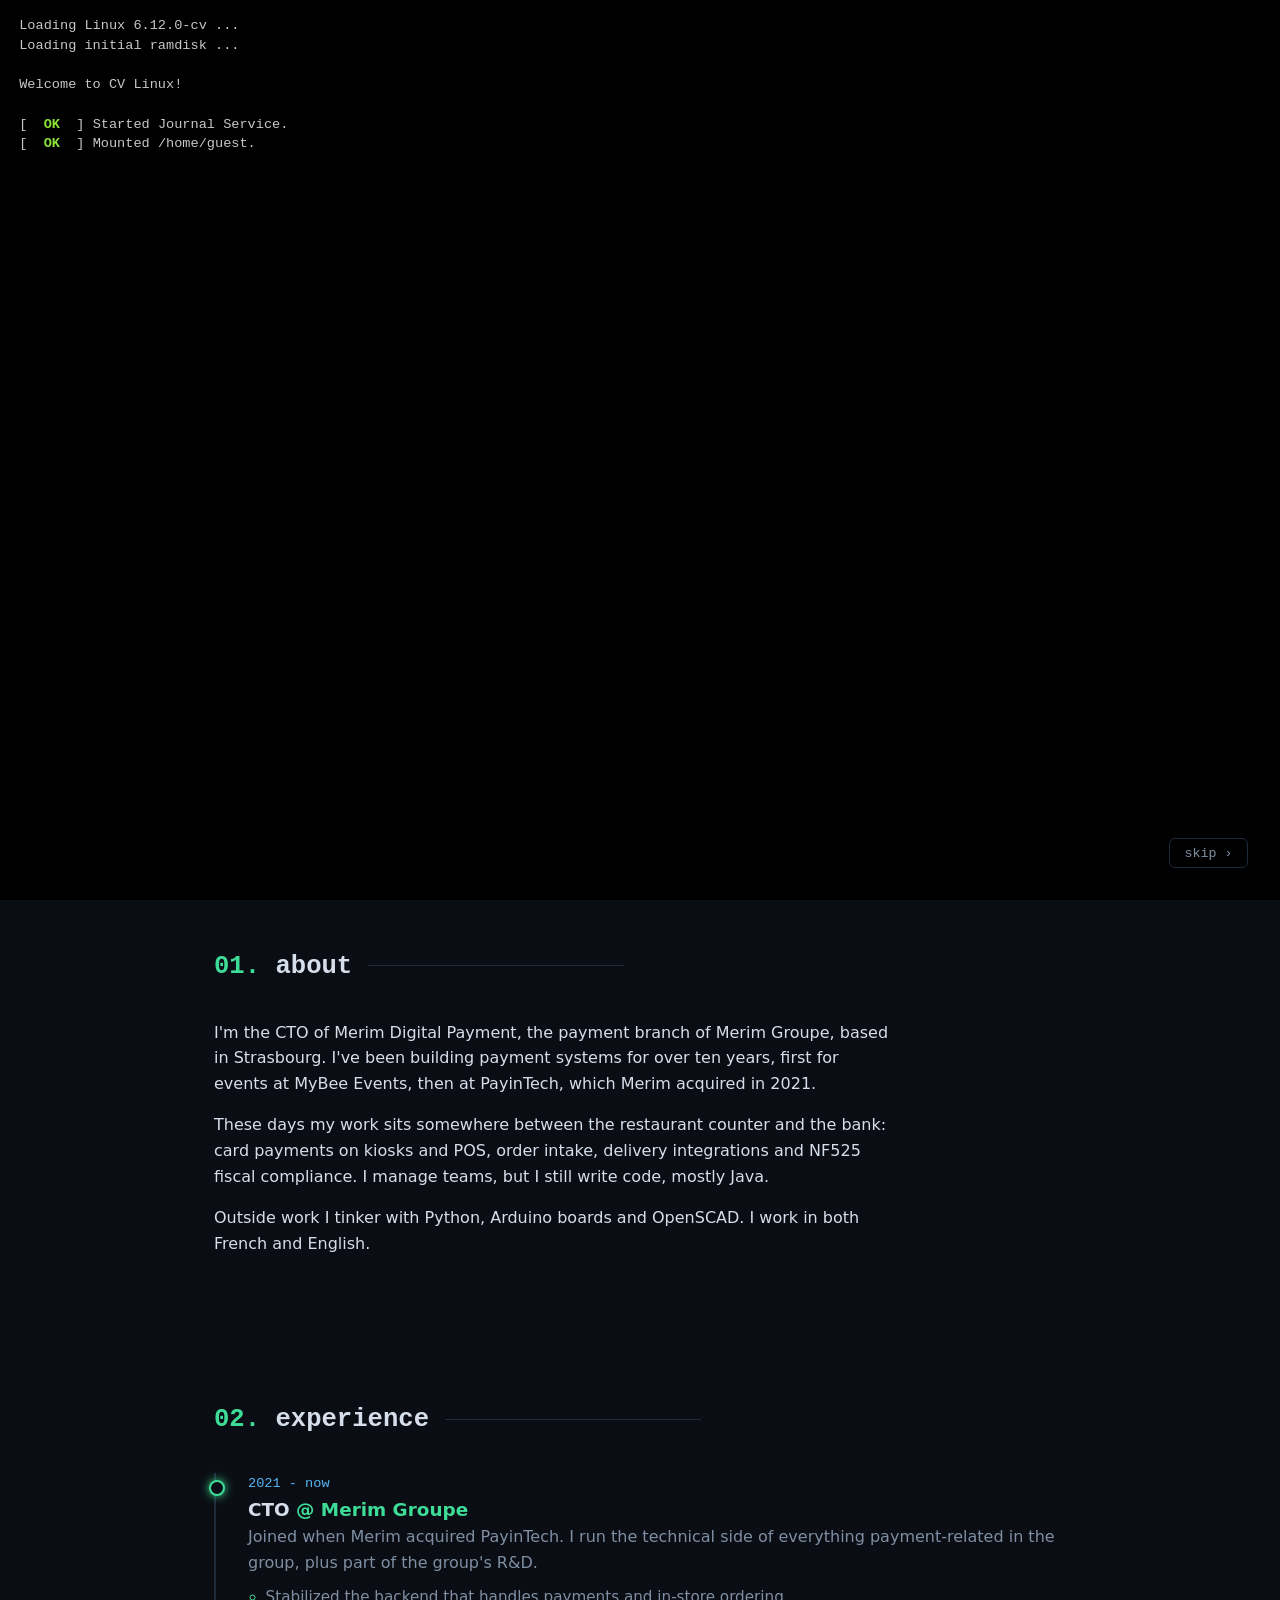
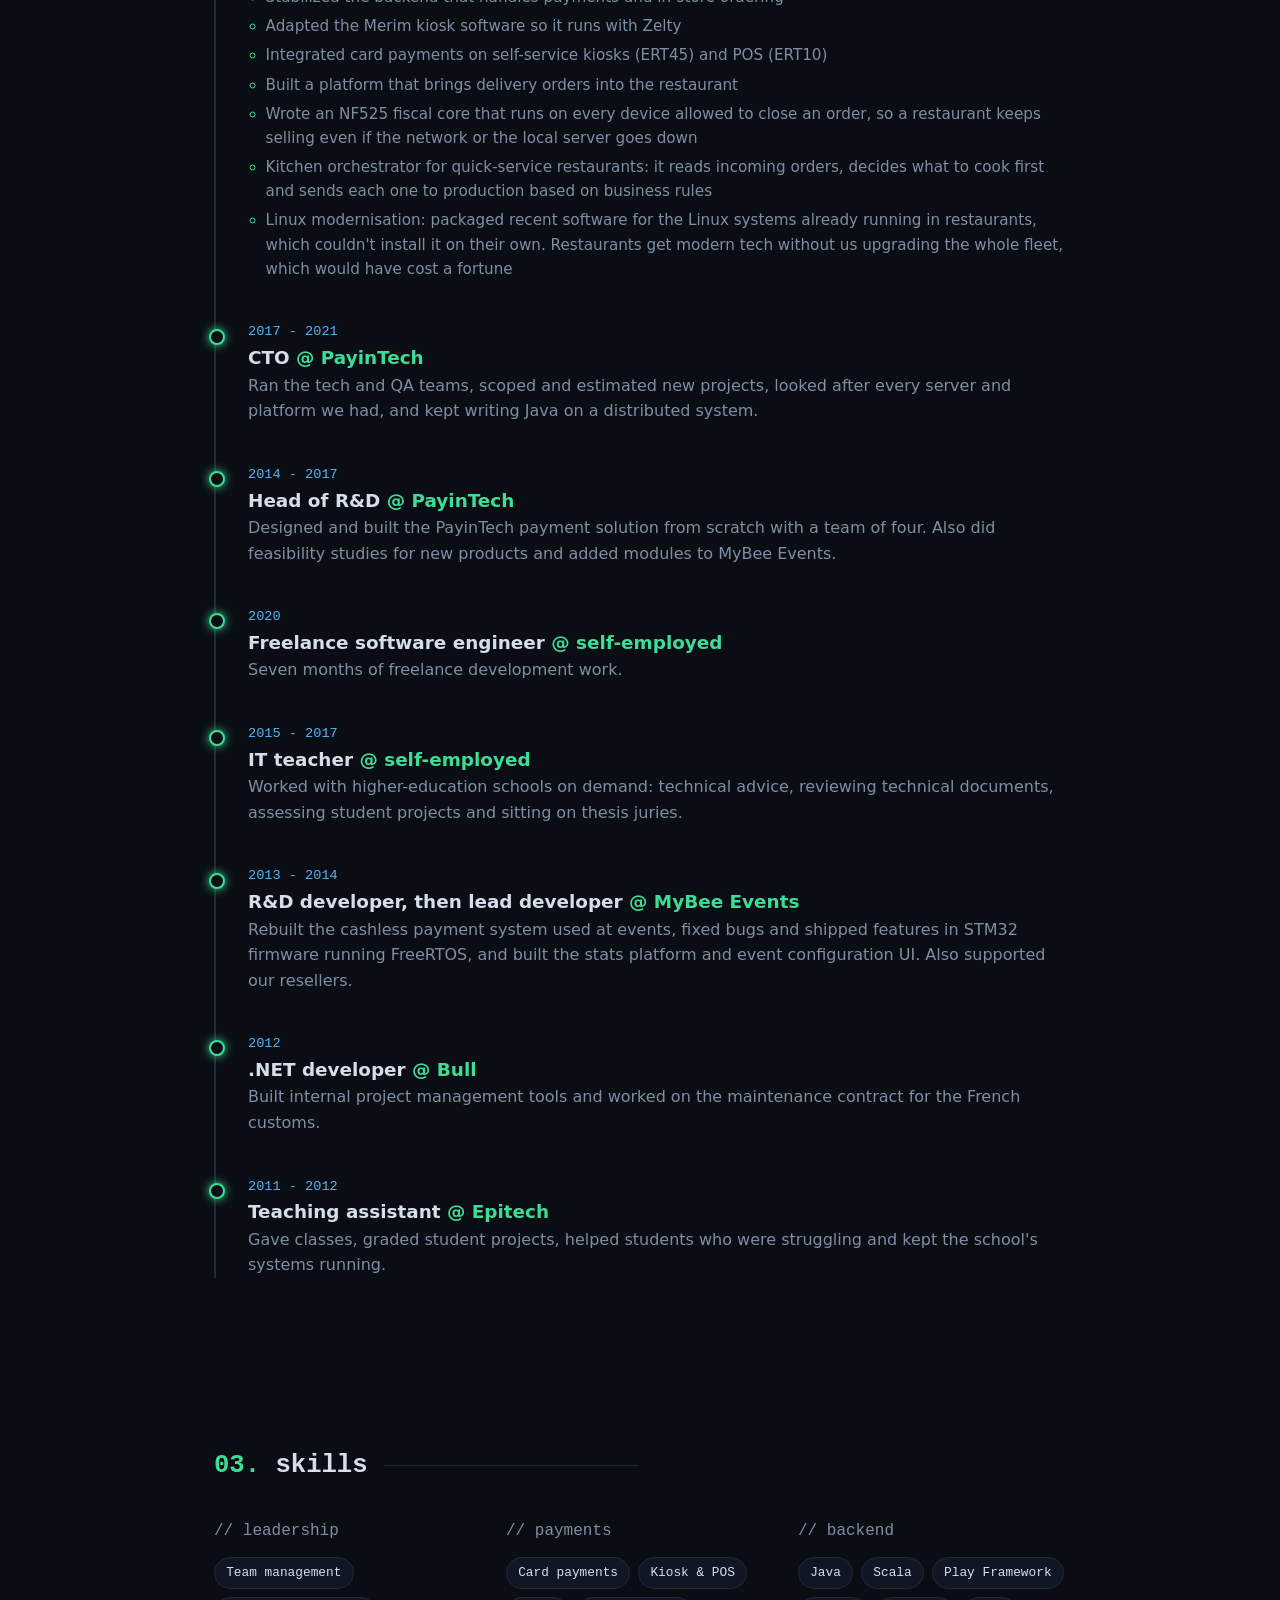
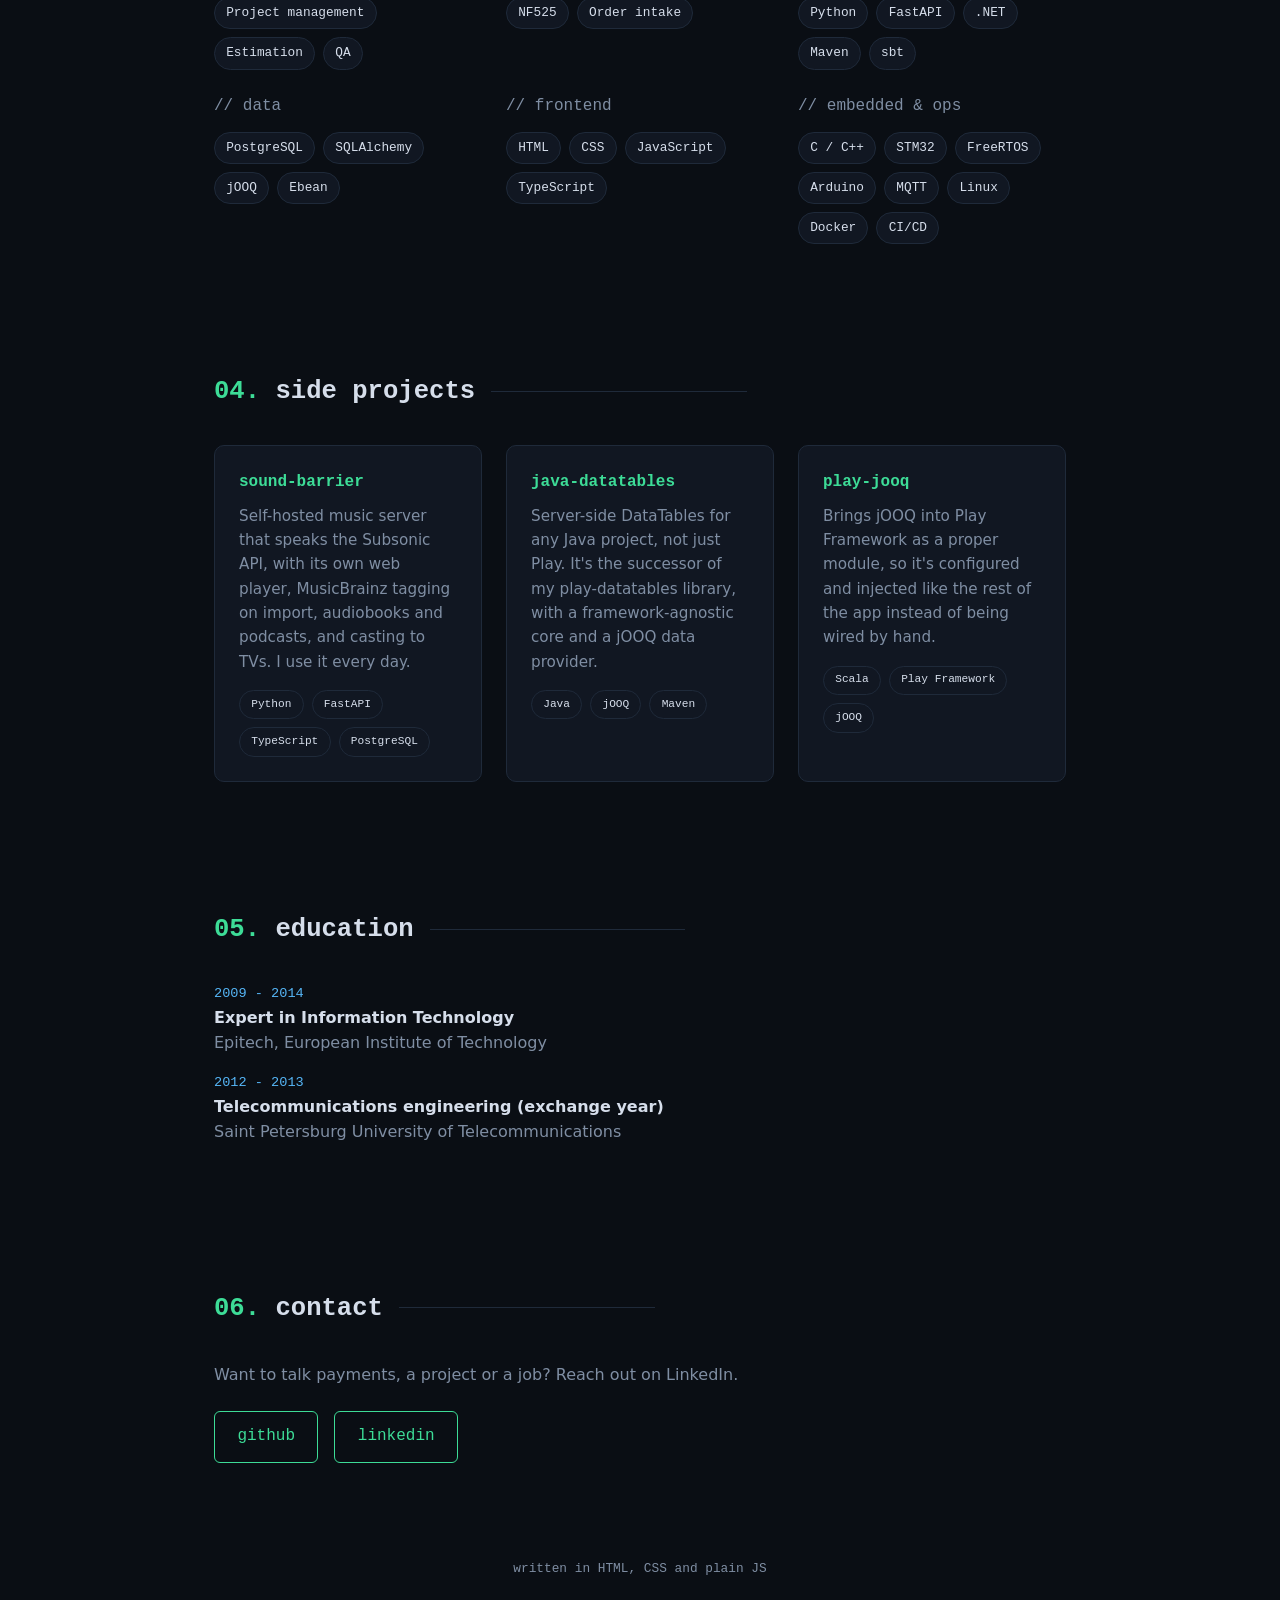
<file: index.html>
<!DOCTYPE html>
<html lang="en">
<head>
  <meta charset="UTF-8" />
  <meta name="viewport" content="width=device-width, initial-scale=1.0" />
  <title>Pierre Adam | CTO, payment systems</title>
  <meta name="description" content="Pierre Adam, CTO based in Strasbourg. I build payment and ordering systems that keep working when the network doesn't." />
  <link rel="canonical" href="https://www.pierre-adam.fr/" />
  <meta name="theme-color" content="#0a0e14" />

  <!-- Link previews (LinkedIn, Slack, WhatsApp, X...) -->
  <meta property="og:type" content="profile" />
  <meta property="og:site_name" content="Pierre Adam" />
  <meta property="og:title" content="Pierre Adam | CTO, payment systems" />
  <meta property="og:description" content="I build payment and ordering systems that keep working when the network doesn't." />
  <meta property="og:url" content="https://www.pierre-adam.fr/" />
  <meta property="og:image" content="https://www.pierre-adam.fr/og-image.png" />
  <meta property="og:image:width" content="1200" />
  <meta property="og:image:height" content="630" />
  <meta property="og:image:alt" content="Pierre Adam, CTO and payment systems engineer" />
  <meta property="og:locale" content="en_US" />
  <meta property="og:locale:alternate" content="fr_FR" />
  <meta property="profile:first_name" content="Pierre" />
  <meta property="profile:last_name" content="Adam" />
  <meta name="twitter:card" content="summary_large_image" />

  <link rel="icon" href="favicon.svg" type="image/svg+xml" />
  <link rel="apple-touch-icon" href="favicon-180.png" />
  <link rel="stylesheet" href="style.css" />
</head>
<body>
  <!-- Terminal intro -->
  <div id="intro" aria-hidden="true">
    <pre id="boot"></pre>
    <div class="term off">
      <div class="term-bar"><em>guest@pierreadam: ~</em><div class="win-btns"><button class="win-min" aria-label="Minimize"><svg viewBox="0 0 10 10"><path d="M2 5h6"/></svg></button><button class="win-max" aria-label="Maximize"><svg viewBox="0 0 10 10"><rect x="2" y="2" width="6" height="6"/></svg></button><button class="win-close" aria-label="Close"><svg viewBox="0 0 10 10"><path d="M2.5 2.5l5 5M7.5 2.5l-5 5"/></svg></button></div></div>
      <pre id="intro-text"></pre>
    </div>
    <button id="skip" data-i18n="skip"></button>
  </div>

  <canvas id="bg"></canvas>

  <!-- Konami CRT mode: pixelate the page and make the picture jitter now and then -->
  <svg class="crt-defs" aria-hidden="true" width="0" height="0">
    <filter id="crt" x="0" y="0" width="100%" height="100%" color-interpolation-filters="sRGB">
      <feFlood x="0" y="0" width="1" height="1" />
      <feComposite width="2" height="2" />
      <feTile result="grid" />
      <feComposite in="SourceGraphic" in2="grid" operator="in" />
      <feMorphology operator="dilate" radius="1" />
      <feOffset dx="0" dy="0">
        <animate attributeName="dx" dur="3.7s" repeatCount="indefinite" calcMode="discrete"
          values="0;0;0;0;0;0;0;0;0;0;0;0;0;0;0;0;0;0;0;0;0;0;0;0;0;0;0;0;0;0;0;0;0;0;0;0;0;1;-2;2;-1;0;0;0;0;0;0;0;0;0;0;0;0;0;1;0" />
        <animate attributeName="dy" dur="3.7s" repeatCount="indefinite" calcMode="discrete"
          values="0;0;0;0;0;0;0;0;0;0;0;0;0;0;0;0;0;0;0;0;0;0;0;0;0;0;0;0;0;0;0;0;0;0;0;0;0;-1;1;0;2;0;0;0;0;0;0;0;0;0;0;0;0;0;0;0" />
      </feOffset>
    </filter>
    <!-- same jitter, no pixelation: for the console, so its small text stays readable -->
    <filter id="crt-soft" x="0" y="0" width="100%" height="100%">
      <feOffset dx="0" dy="0">
        <animate attributeName="dx" dur="3.7s" repeatCount="indefinite" calcMode="discrete"
          values="0;0;0;0;0;0;0;0;0;0;0;0;0;0;0;0;0;0;0;0;0;0;0;0;0;0;0;0;0;0;0;0;0;0;0;0;0;1;-2;2;-1;0;0;0;0;0;0;0;0;0;0;0;0;0;1;0" />
        <animate attributeName="dy" dur="3.7s" repeatCount="indefinite" calcMode="discrete"
          values="0;0;0;0;0;0;0;0;0;0;0;0;0;0;0;0;0;0;0;0;0;0;0;0;0;0;0;0;0;0;0;0;0;0;0;0;0;-1;1;0;2;0;0;0;0;0;0;0;0;0;0;0;0;0;0;0" />
      </feOffset>
    </filter>
  </svg>

  <header class="nav">
    <a href="#top" class="logo">&gt;_ <span id="logo-name"></span></a>
    <button class="nav-toggle" aria-label="Menu" aria-expanded="false" aria-controls="menu"><span></span><span></span><span></span></button>
    <nav id="menu">
      <a href="#about" data-i18n="nav.about"></a>
      <a href="#experience" data-i18n="nav.experience"></a>
      <a href="#skills" data-i18n="nav.skills"></a>
      <a href="#projects" data-i18n="nav.projects"></a>
      <a href="#contact" data-i18n="nav.contact"></a>
    </nav>
    <div class="lang-switch" role="group" aria-label="Language">
      <button data-lang="en">EN</button><span>/</span><button data-lang="fr">FR</button>
    </div>
  </header>

  <main id="top">
    <section class="hero">
      <p class="mono accent">$ whoami</p>
      <h1 id="name"></h1>
      <h2 class="typed mono"><span id="role"></span><span class="caret">█</span></h2>
      <p id="print-role" class="print-only"></p>
      <p id="pitch" class="muted"></p>
      <p id="print-meta" class="print-only"></p>
      <div class="cta">
        <a href="#projects" class="btn" data-i18n="viewProjects"></a>
        <a id="pdf" href="#" class="btn ghost" data-i18n="download"></a>
      </div>
      <p class="hint mono muted" data-i18n-html="hint"></p>
    </section>

    <section id="about" class="reveal">
      <h3><span class="accent">01.</span> <span data-i18n="sections.about"></span></h3>
      <div id="about-text" class="about"></div>
    </section>

    <section id="experience" class="reveal">
      <h3><span class="accent">02.</span> <span data-i18n="sections.experience"></span></h3>
      <ol id="timeline" class="timeline"></ol>
    </section>

    <section id="skills" class="reveal">
      <h3><span class="accent">03.</span> <span data-i18n="sections.skills"></span></h3>
      <div id="skills-grid" class="skills"></div>
    </section>

    <section id="projects" class="reveal">
      <h3><span class="accent">04.</span> <span data-i18n="sections.projects"></span></h3>
      <div id="projects-grid" class="cards"></div>
    </section>

    <section id="education" class="reveal">
      <h3><span class="accent">05.</span> <span data-i18n="sections.education"></span></h3>
      <ul id="edu" class="edu"></ul>
    </section>

    <section id="contact" class="reveal">
      <h3><span class="accent">06.</span> <span data-i18n="sections.contact"></span></h3>
      <p class="muted" data-i18n="contactText"></p>
      <div id="links" class="cta"></div>
    </section>
  </main>

  <footer class="mono muted" data-i18n="footer"></footer>

  <!-- Easter-egg terminal -->
  <div id="console" class="term hidden">
    <div class="term-bar"><em>guest@pierreadam: ~</em><div class="win-btns"><button class="win-min" aria-label="Minimize"><svg viewBox="0 0 10 10"><path d="M2 5h6"/></svg></button><button class="win-max" aria-label="Maximize"><svg viewBox="0 0 10 10"><rect x="2" y="2" width="6" height="6"/></svg></button><button class="win-close" aria-label="Close"><svg viewBox="0 0 10 10"><path d="M2.5 2.5l5 5M7.5 2.5l-5 5"/></svg></button></div></div>
    <div id="console-out"></div>
    <div class="console-line"><span class="prompt"><b>guest@pierreadam</b>:<i>~</i>$</span><input id="console-in" autocomplete="off" spellcheck="false" /></div>
  </div>

  <script src="data.js"></script>
  <script src="games.js"></script>
  <script src="main.js"></script>
  <!-- optional plug-ins: delete a line (and its file) to remove the feature -->
  <script src="themes.js"></script>
  <script src="modem.js"></script>
  <script src="extras.js"></script>
</body>
</html>
</file>
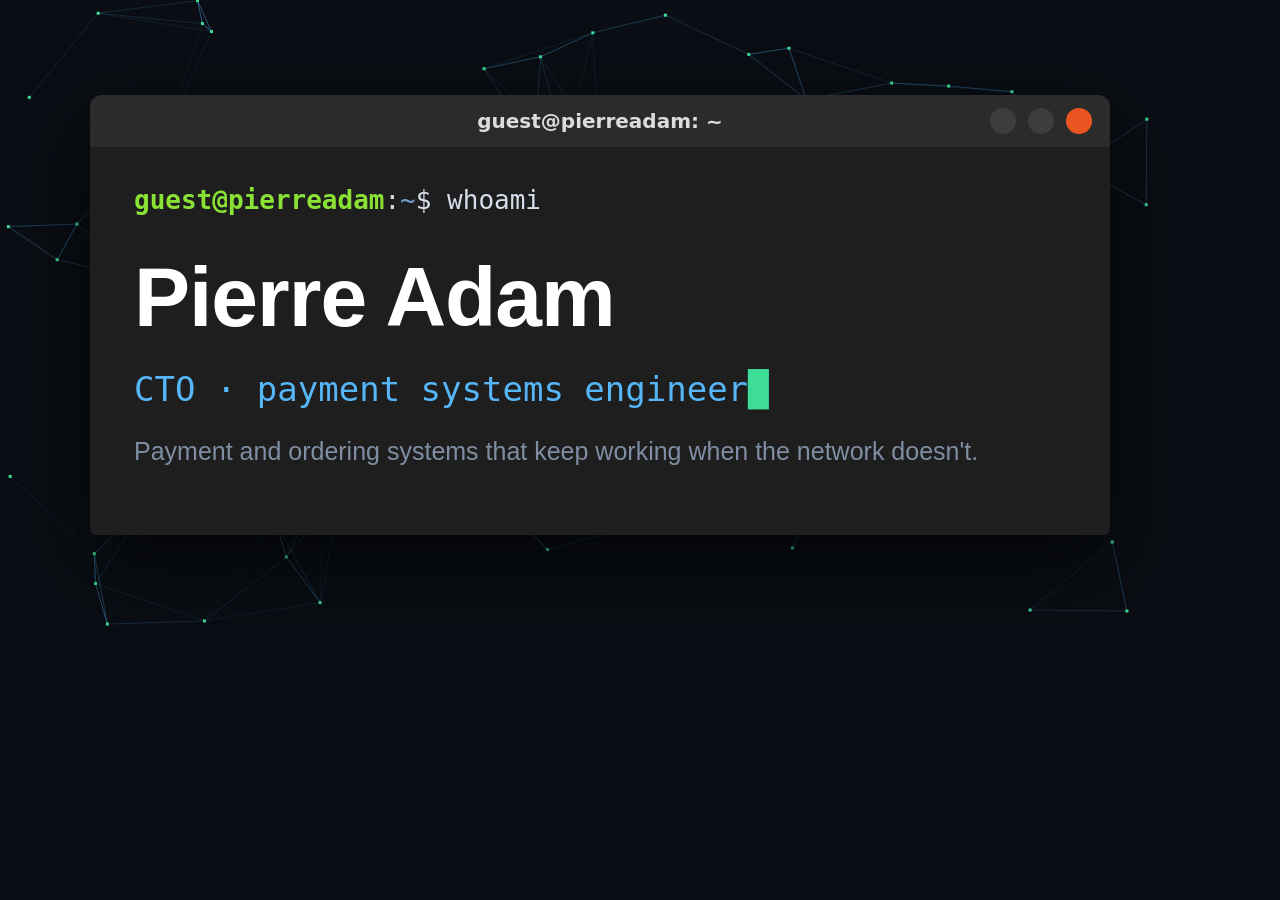
<file: assets-src/og.html>
<!DOCTYPE html>
<!-- Source of og-image.png (1200x630 link preview). Regenerate with assets-src/build-og.sh -->
<html>
<head>
<meta charset="UTF-8" />
<style>
  * { margin: 0; padding: 0; box-sizing: border-box; }
  body { width: 1200px; height: 630px; overflow: hidden; background: #0a0e14; font-family: "Segoe UI", system-ui, sans-serif; color: #d6deeb; position: relative; }
  canvas { position: absolute; inset: 0; }
  .term { position: absolute; left: 90px; top: 95px; width: 1020px; height: 440px; background: #1e1e1e; border-radius: 12px 12px 6px 6px; box-shadow: 0 30px 80px rgba(0,0,0,.7); overflow: hidden; }
  .bar { height: 52px; background: #2b2b2b; display: flex; align-items: center; justify-content: flex-end; padding: 0 18px; gap: 12px; position: relative; }
  .bar em { position: absolute; left: 0; right: 0; text-align: center; font-style: normal; font-weight: bold; font-size: 20px; color: #ddd; }
  .bar span { width: 26px; height: 26px; border-radius: 50%; background: #3d3d3d; }
  .bar span:last-child { background: #e95420; }
  .body { padding: 34px 44px; font-family: Consolas, monospace; font-size: 26px; line-height: 1.5; }
  .p b { color: #8ae234; } .p i { color: #729fcf; font-style: normal; }
  h1 { font-family: "Segoe UI", sans-serif; font-size: 84px; color: #fff; margin: 14px 0 4px; letter-spacing: -1px; }
  .role { color: #56b6f7; font-size: 34px; }
  .pitch { color: #7f8ea3; font-size: 25px; margin-top: 18px; font-family: "Segoe UI", sans-serif; }
  .caret { color: #3ddc97; }
</style>
</head>
<body>
  <canvas id="c" width="1200" height="630"></canvas>
  <div class="term">
    <div class="bar"><em>guest@pierreadam: ~</em><span></span><span></span><span></span></div>
    <div class="body">
      <div class="p"><b>guest@pierreadam</b>:<i>~</i>$ whoami</div>
      <h1>Pierre Adam</h1>
      <div class="role">CTO · payment systems engineer<span class="caret">█</span></div>
      <div class="pitch">Payment and ordering systems that keep working when the network doesn't.</div>
    </div>
  </div>
  <script>
    // same node-graph background as the site, frozen
    const ctx = document.getElementById("c").getContext("2d");
    let s = 7;
    const rnd = () => ((s = (s * 9301 + 49297) % 233280) / 233280);
    const n = Array.from({ length: 70 }, () => ({ x: rnd() * 1200, y: rnd() * 630 }));
    for (const a of n) for (const b of n) {
      const d = Math.hypot(a.x - b.x, a.y - b.y);
      if (d < 140) { ctx.strokeStyle = `rgba(86,182,247,${(1 - d / 140) * 0.3})`; ctx.beginPath(); ctx.moveTo(a.x, a.y); ctx.lineTo(b.x, b.y); ctx.stroke(); }
    }
    ctx.fillStyle = "#3ddc97";
    for (const p of n) ctx.fillRect(p.x - 1.5, p.y - 1.5, 3, 3);
  </script>
</body>
</html>
</file>
<file: style.css>
:root {
  --bg: #0a0e14;
  --bg2: #111722;
  --fg: #d6deeb;
  --muted: #7f8ea3;
  --accent: #3ddc97;
  --accent2: #56b6f7;
  --border: #1f2a3a;
  --mono: "JetBrains Mono", "Fira Code", Consolas, monospace;
  --sans: "Inter", "Segoe UI", system-ui, sans-serif;
}

* { box-sizing: border-box; margin: 0; padding: 0; }
html { scroll-behavior: smooth; }
body { background: var(--bg); color: var(--fg); font-family: var(--sans); line-height: 1.6; overflow-x: hidden; }
a { color: inherit; text-decoration: none; }
.mono { font-family: var(--mono); }
.accent { color: var(--accent); }
.muted { color: var(--muted); }

#bg { position: fixed; inset: 0; z-index: -1; opacity: .5; }

/* nav */
.nav { position: sticky; top: 0; z-index: 10; display: flex; justify-content: space-between; align-items: center;
  padding: 1rem 2rem; backdrop-filter: blur(10px); background: rgba(10,14,20,.7); border-bottom: 1px solid var(--border); font-family: var(--mono); }
.logo { color: var(--accent); font-weight: bold; }
.nav nav a { margin-left: 1.5rem; color: var(--muted); font-size: .9rem; transition: color .2s; }
.nav nav a:hover { color: var(--accent); }

.lang-switch { display: flex; align-items: center; gap: .3rem; color: var(--border); font-size: .85rem; }
.lang-switch button { background: none; border: none; cursor: pointer; font-family: var(--mono); color: var(--muted); padding: .2rem .3rem; }
.lang-switch button:hover { color: var(--fg); }
.lang-switch button.active { color: var(--accent); }
.nav nav { margin-left: auto; margin-right: 1.5rem; }

.about p { margin-bottom: 1rem; max-width: 680px; }
.points { margin: .6rem 0 0 1.1rem; color: var(--muted); font-size: .95rem; }
.points li { margin-bottom: .3rem; }
.points li::marker { color: var(--accent); }

/* layout */
main { max-width: 900px; margin: 0 auto; padding: 0 1.5rem; }
section { padding: 6rem 0 2rem; scroll-margin-top: 3.5rem; }
h3 { font-family: var(--mono); font-size: 1.6rem; margin-bottom: 2rem; }
h3::after { content: ""; display: inline-block; width: 30%; height: 1px; background: var(--border); margin-left: 1rem; vertical-align: middle; }

/* hero */
.hero { min-height: 88vh; display: flex; flex-direction: column; justify-content: center; }
.hero h1 { font-size: clamp(2.5rem, 7vw, 4.5rem); line-height: 1.1; margin: .5rem 0; }
.typed { font-size: clamp(1.2rem, 3vw, 1.8rem); color: var(--accent2); min-height: 2.4rem; }
.caret { animation: blink 1s steps(1) infinite; color: var(--accent); margin-left: 2px; }
@keyframes blink { 50% { opacity: 0; } }
#pitch { max-width: 560px; margin: 1rem 0 2rem; font-size: 1.1rem; }
.hint { margin-top: 2.5rem; font-size: .85rem; }
kbd { border: 1px solid var(--border); border-radius: 4px; padding: 0 .4rem; color: var(--accent); }

.cta { display: flex; gap: 1rem; flex-wrap: wrap; }
#links { margin-top: 1.5rem; }
.btn { font-family: var(--mono); padding: .75rem 1.4rem; border: 1px solid var(--accent); border-radius: 6px; color: var(--bg); background: var(--accent); transition: transform .2s, box-shadow .2s; }
.btn:hover { transform: translateY(-2px); box-shadow: 0 6px 24px rgba(61,220,151,.3); }
.btn.ghost { background: transparent; color: var(--accent); }

/* timeline */
.timeline { list-style: none; border-left: 2px solid var(--border); padding-left: 2rem; }
.timeline > li { position: relative; margin-bottom: 2.5rem; }
.timeline > li::before { content: ""; position: absolute; left: -2.45rem; top: .45rem; width: 12px; height: 12px; border-radius: 50%; background: var(--bg); border: 2px solid var(--accent); box-shadow: 0 0 10px var(--accent); }
.period { font-family: var(--mono); font-size: .85rem; color: var(--accent2); }
.timeline h4 { font-size: 1.15rem; }
.timeline h4 span { color: var(--accent); }

/* skills */
.skills { display: grid; grid-template-columns: repeat(auto-fit, minmax(220px, 1fr)); gap: 1.5rem; }
.skill-group h4 { font-family: var(--mono); color: var(--muted); font-weight: normal; margin-bottom: .8rem; }
.chips { display: flex; flex-wrap: wrap; gap: .5rem; }
.chip { font-family: var(--mono); font-size: .8rem; padding: .3rem .7rem; border: 1px solid var(--border); border-radius: 999px; background: var(--bg2); transition: border-color .2s, color .2s; }
.chip:hover { border-color: var(--accent); color: var(--accent); }

/* cards */
.cards { display: grid; grid-template-columns: repeat(auto-fit, minmax(250px, 1fr)); gap: 1.5rem; }
.card { background: var(--bg2); border: 1px solid var(--border); border-radius: 10px; padding: 1.5rem; transition: transform .3s, border-color .3s; transform-style: preserve-3d; }
.card:hover { border-color: var(--accent); }
.card h4 { font-family: var(--mono); color: var(--accent); margin-bottom: .5rem; }
.card p { color: var(--muted); font-size: .95rem; margin-bottom: 1rem; }
.card .chips .chip { font-size: .7rem; }

.edu { list-style: none; }
.edu li { margin-bottom: 1rem; }

footer { text-align: center; padding: 4rem 1rem 2rem; font-size: .8rem; }

/* scroll reveal */
.reveal { opacity: 0; transform: translateY(40px); transition: opacity .8s ease, transform .8s ease; }
.reveal.visible { opacity: 1; transform: none; }

/* terminals */
.term { background: #1e1e1e; border: 1px solid #000; border-radius: 8px 8px 4px 4px; box-shadow: 0 20px 60px rgba(0,0,0,.6); font-family: var(--mono); overflow: hidden; }
/* GNOME / Ubuntu style title bar: centered title, controls on the right */
.term-bar { position: relative; display: flex; align-items: center; justify-content: flex-end; height: 2.3rem; padding: 0 .5rem; background: #2b2b2b; border-bottom: 1px solid #111; }
.term-bar em { position: absolute; left: 0; right: 0; text-align: center; pointer-events: none; font-style: normal; font-weight: bold; font-family: var(--sans); font-size: .8rem; color: #ddd; }
.win-btns { position: relative; display: flex; gap: .55rem; }
.win-btns button { width: 1.25rem; height: 1.25rem; border: none; border-radius: 50%; background: #3d3d3d; cursor: pointer; display: grid; place-items: center; padding: 0; }
.win-btns button:hover { background: #4d4d4d; }
.win-btns .win-close { background: #e95420; }
.win-btns .win-close:hover { background: #f26b3a; }
.win-btns svg { width: .6rem; height: .6rem; fill: none; stroke: #fff; stroke-width: 1.4; }
.prompt b { color: #8ae234; }
.neofetch > div { white-space: normal; }
.neofetch { display: flex; gap: 1.5rem; align-items: flex-start; margin: .3rem 0; }
.neo-logo { margin: 0; color: #e9b96e; }
.neo-color { display: inline-block; width: 1.6rem; height: 1rem; }
.neo-key { color: #8ae234; }
.t-ok { color: #8ae234; font-weight: bold; }
.t-warn { color: #fcaf3e; font-weight: bold; }
.matrix { position: absolute; top: 2.3rem; left: 0; right: 0; bottom: 0; margin: 0; padding: .4rem; background: #000; color: #3ddc97; font-size: .85rem; line-height: 15px; overflow: hidden; text-shadow: 0 0 6px rgba(61,220,151,.6); }
#console-in:disabled { opacity: .4; }

/* GNOME-like terminal scrollbar: thin rounded thumb, no arrows, no track */
#console-out::-webkit-scrollbar { width: 12px; }
#console-out::-webkit-scrollbar-track { background: transparent; }
#console-out::-webkit-scrollbar-thumb { background: #4a4a4a; border-radius: 6px; border: 3px solid #1e1e1e; }
#console-out::-webkit-scrollbar-thumb:hover { background: #6b6b6b; }
#console-out::-webkit-scrollbar-thumb:active { background: #8a8a8a; }
#console-out::-webkit-scrollbar-button { display: none; }
/* Firefox (Chrome ignores the rules above when these are set, so keep them separate) */
@supports not selector(::-webkit-scrollbar) {
  #console-out { scrollbar-width: thin; scrollbar-color: #555 transparent; }
}
.game { position: absolute; top: 2.3rem; left: 0; right: 0; bottom: 0; margin: 0; padding: 1rem 1.2rem; background: #1e1e1e; color: #9aa4b2; font-size: clamp(.7rem, 2.5vh, 1.15rem); line-height: 1.1em; overflow: hidden; }
.game .g-title { color: #fff; letter-spacing: .3em; }
.game .g-over { color: #f87171; }
.game .g-pause { color: #fcaf3e; }
.game .g-dot { color: #333; }
.prompt i { color: #729fcf; font-style: normal; }

#intro { position: fixed; inset: 0; z-index: 100; background: var(--bg); display: flex; align-items: center; justify-content: center; transition: opacity .6s; }
#intro.done { opacity: 0; pointer-events: none; }
#intro .term { width: min(680px, 92vw); animation: term-open .25s ease-out; }
#intro .term.off { display: none; }
@keyframes term-open { from { transform: scale(.94); opacity: 0; } }
#boot { position: absolute; inset: 0; margin: 0; padding: 1rem 1.2rem; background: #000; color: #c7c7c7; font-family: var(--mono); font-size: .85rem; line-height: 1.45; overflow: hidden; }
#boot .ok { color: #8ae234; font-weight: bold; }
#intro-text { padding: 1.2rem; min-height: 260px; max-height: 78vh; overflow: hidden; color: var(--fg); white-space: pre-wrap; font-size: .9rem; }
#skip { position: absolute; bottom: 2rem; right: 2rem; background: none; border: 1px solid var(--border); color: var(--muted); font-family: var(--mono); padding: .4rem .9rem; border-radius: 6px; cursor: pointer; }
#skip:hover { color: var(--accent); border-color: var(--accent); }

#console { position: fixed; bottom: 1.5rem; right: 1.5rem; width: min(520px, 92vw); height: 320px; z-index: 50; display: flex; flex-direction: column; transition: transform .3s, opacity .3s; }
#console.maximized { top: 5rem; left: 1.5rem; width: auto; height: auto; }
#intro .term.maximized { width: 96vw; }
#intro .term.maximized #intro-text { min-height: 80vh; }
#console.hidden { transform: translateY(30px); opacity: 0; pointer-events: none; }
#console-out { flex: 1; overflow-y: auto; padding: .8rem; font-size: .85rem; white-space: pre-wrap; }
.console-line { display: flex; gap: .5rem; padding: 0 .8rem .8rem; font-size: .85rem; }
#console-in { flex: 1; background: none; border: none; outline: none; color: var(--fg); font-family: var(--mono); font-size: .85rem; }

/* phone menu button (hidden on desktop) */
.nav-toggle { display: none; background: none; border: 1px solid var(--border); border-radius: 6px; width: 2.4rem; height: 2.2rem; cursor: pointer; flex-direction: column; justify-content: center; align-items: center; gap: 4px; }
.nav-toggle span { display: block; width: 1.1rem; height: 2px; background: var(--fg); transition: transform .2s, opacity .2s; }
.nav.open .nav-toggle span:nth-child(1) { transform: translateY(6px) rotate(45deg); }
.nav.open .nav-toggle span:nth-child(2) { opacity: 0; }
.nav.open .nav-toggle span:nth-child(3) { transform: translateY(-6px) rotate(-45deg); }

/* Konami code: retro green-phosphor CRT mode */
.crt-defs { position: absolute; width: 0; height: 0; }
/* pixelate + jitter (SVG filter), then green phosphor tint */
/* the green phosphor look applies when no theme is active; themes/common.css handles CRT on top of a theme */
html.crt:not([data-theme]) :is(.nav, main, footer, #bg, #console) { filter: url(#crt) grayscale(1) sepia(1) hue-rotate(65deg) saturate(3.5) brightness(1.05) contrast(1.15); }
html.crt:not([data-theme]) body { text-shadow: 0 0 4px rgba(120,255,140,.55); }
/* low resolution: bigger everything on desktop */
@media (min-width: 900px) {
  html.crt { zoom: 1.4; }
  /* keep the background canvas at screen size (it is drawn in screen pixels) */
  html.crt #bg { zoom: calc(1 / 1.4); }
}
/* the pixel filter keeps the brightest colour of each block, so dark text on a bright
   background disappears: use bright-on-dark buttons instead, like an old terminal */
html.crt:not([data-theme]) .btn { background: transparent; color: var(--accent); border-width: 2px; }
/* console: a sharper monitor (no pixelation), darker glass and brighter glowing text */
html.crt:not([data-theme]) #console { filter: url(#crt-soft) grayscale(1) sepia(1) hue-rotate(65deg) saturate(3) brightness(1.2) contrast(1.15); background: #050805; }
html.crt:not([data-theme]) #console-out, html.crt:not([data-theme]) #console-in { color: #f2fff2; text-shadow: 0 0 2px rgba(150,255,160,.9), 0 0 8px rgba(120,255,140,.35); }
html.crt:not([data-theme]) #console .term-bar { background: #0d140d; }
/* pixel grid, scanlines and dark rounded corners */
html.crt body::after {
  content: ""; position: fixed; inset: 0; z-index: 300; pointer-events: none;
  background:
    radial-gradient(ellipse at center, transparent 55%, rgba(0,0,0,.7) 100%),
    repeating-linear-gradient(to bottom, transparent 0 2px, rgba(0,0,0,.35) 2px 3px),
    repeating-linear-gradient(to right, transparent 0 2px, rgba(0,0,0,.18) 2px 3px);
  box-shadow: inset 0 0 120px rgba(0,0,0,.8);
  border-radius: 18px / 24px;
  animation: crt-flicker .1s infinite alternate;
}
/* black bezel filling the corners outside the rounded tube (the spread shadow follows the curve) */
html.crt::after {
  content: ""; position: fixed; inset: 0; z-index: 302; pointer-events: none;
  border-radius: 18px / 24px;
  box-shadow: 0 0 0 40px #000;
}
/* bright band rolling down the screen */
html.crt body::before {
  content: ""; position: fixed; left: 0; right: 0; top: 0; height: 22vh; z-index: 301; pointer-events: none;
  background: linear-gradient(to bottom, transparent, rgba(180,255,190,.07) 45%, rgba(180,255,190,.12) 50%, rgba(180,255,190,.07) 55%, transparent);
  animation: crt-roll 6s linear infinite;
}
@keyframes crt-flicker { from { opacity: .88; } to { opacity: 1; } }
@keyframes crt-roll { from { transform: translateY(-25vh); } to { transform: translateY(105vh); } }

/* power on / off: the picture opens from (or collapses to) a bright line */
.crt-power { position: fixed; inset: 0; z-index: 500; pointer-events: none; background: #000; display: grid; place-items: center; animation: crt-power-bg .7s ease-out forwards; }
.crt-power::after { content: ""; width: 100%; height: 3px; background: #dfffe4; box-shadow: 0 0 30px 8px #9effb0; animation: crt-power-line .7s ease-out forwards; }
.crt-power.off { animation-direction: reverse; animation-timing-function: ease-in; }
.crt-power.off::after { animation-direction: reverse; animation-timing-function: ease-in; }
@keyframes crt-power-bg { 0%, 35% { opacity: 1; } 100% { opacity: 0; } }
@keyframes crt-power-line { 0% { transform: scaleX(0); } 30% { transform: scaleX(1); height: 3px; } 60% { height: 100vh; opacity: .9; } 100% { height: 100vh; opacity: 0; } }

.toast { position: fixed; left: 50%; bottom: 2rem; transform: translateX(-50%); z-index: 400; display: flex; flex-direction: column; align-items: center; gap: .3rem;
  padding: .9rem 1.4rem; background: #111722; border: 1px solid var(--accent); border-radius: 8px; box-shadow: 0 10px 40px rgba(0,0,0,.6);
  font-family: var(--mono); font-size: .9rem; color: var(--fg); text-align: center; animation: toast-in .3s ease-out; transition: opacity .6s, transform .6s; }
.toast-keys { color: var(--accent); letter-spacing: .15em; font-size: .8rem; }
.toast.out { opacity: 0; transform: translate(-50%, 10px); }
@keyframes toast-in { from { opacity: 0; transform: translate(-50%, 20px); } }

/* print-only elements */
.print-only { display: none; }

@media (max-width: 640px) {
  .nav { padding: .8rem 1.2rem; }
  .nav-toggle { display: flex; order: 3; margin-left: .8rem; }
  .lang-switch { order: 2; margin-left: auto; }
  .nav nav { display: none; position: absolute; top: 100%; left: 0; right: 0; margin: 0; flex-direction: column;
    background: var(--bg); border-bottom: 1px solid var(--border); padding: .5rem 1.2rem 1rem; box-shadow: 0 12px 24px rgba(0,0,0,.5); }
  .nav.open nav { display: flex; }
  .nav nav a { margin: 0; padding: .75rem 0; font-size: 1rem; border-bottom: 1px solid var(--border); }
  .nav nav a:last-child { border-bottom: none; }
  section { padding-top: 4rem; }
}

@media (prefers-reduced-motion: reduce) {
  *, *::before, *::after { animation: none !important; transition: none !important; }
  .reveal { opacity: 1; transform: none; }
}

/* ---------- print: a clean, paper-friendly CV (Ctrl + P) ---------- */
@media print {
  @page { size: A4; margin: 14mm 16mm; }
  html.crt { filter: none; }
  html.crt::after, html.crt body::after, .toast { display: none !important; }
  :root { --fg: #111; --muted: #444; --accent: #157a4f; --accent2: #1d4ed8; --border: #ccc; --bg: #fff; --bg2: #fff; }
  html, body { background: #fff !important; color: #111; font-size: 10.5pt; line-height: 1.4; }
  * { box-shadow: none !important; text-shadow: none !important; animation: none !important; transition: none !important; }

  /* everything that only makes sense on screen */
  #intro, #bg, .nav, #console, .cta, .hint, .typed, footer, #contact, .hero > p.mono { display: none !important; }
  .print-only { display: block; }

  main { max-width: none; padding: 0; }
  section { padding: 0; margin-top: 1.1rem; }
  .reveal { opacity: 1 !important; transform: none !important; }

  /* header */
  .hero { min-height: 0; display: block; border-bottom: 2px solid #111; padding-bottom: .6rem; }
  .hero h1 { font-size: 24pt; margin: 0; }
  #print-role { font-family: var(--mono); font-size: 12pt; color: var(--accent2); margin: .1rem 0 .3rem; }
  #pitch { font-size: 10.5pt; margin: 0 0 .3rem; max-width: none; }
  #print-meta { font-family: var(--mono); font-size: 8.5pt; color: var(--muted); }

  /* section titles */
  h3 { font-size: 12pt; margin-bottom: .5rem; text-transform: uppercase; letter-spacing: .05em; break-after: avoid; }
  h3::after { width: 100%; max-width: 60%; background: #ccc; }
  .about p { max-width: none; margin-bottom: .4rem; }

  /* experience */
  .timeline { border-left: 1px solid #bbb; padding-left: 1rem; }
  .timeline > li { margin-bottom: .7rem; break-inside: avoid; }
  .timeline > li::before { display: none; }
  .timeline h4 { font-size: 10.5pt; }
  .period { font-size: 8.5pt; }
  .points { font-size: 9.5pt; margin-top: .2rem; }
  .points li { margin-bottom: .1rem; }

  /* skills as compact lines */
  .skills { display: grid; grid-template-columns: 1fr 1fr; gap: .4rem 1.5rem; }
  .skill-group { break-inside: avoid; }
  .skill-group h4 { margin-bottom: .15rem; font-size: 9pt; }
  .chips { gap: .25rem; }
  .chip { border: 1px solid #bbb; padding: .05rem .45rem; font-size: 8pt; background: #fff; }

  /* projects as a simple list with their URL */
  .cards { display: block; }
  .card { display: block; border: none; padding: 0; margin-bottom: .5rem; transform: none !important; break-inside: avoid; }
  .card h4 { margin-bottom: .1rem; font-size: 10pt; }
  .card p { margin-bottom: .15rem; font-size: 9.5pt; color: var(--muted); }
  .card p.card-url { font-family: var(--mono); font-size: 8.5pt; color: var(--accent2); }
  .card .chips { display: none; }

  .edu li { margin-bottom: .4rem; break-inside: avoid; }
  a { color: inherit; }
}
</file>
